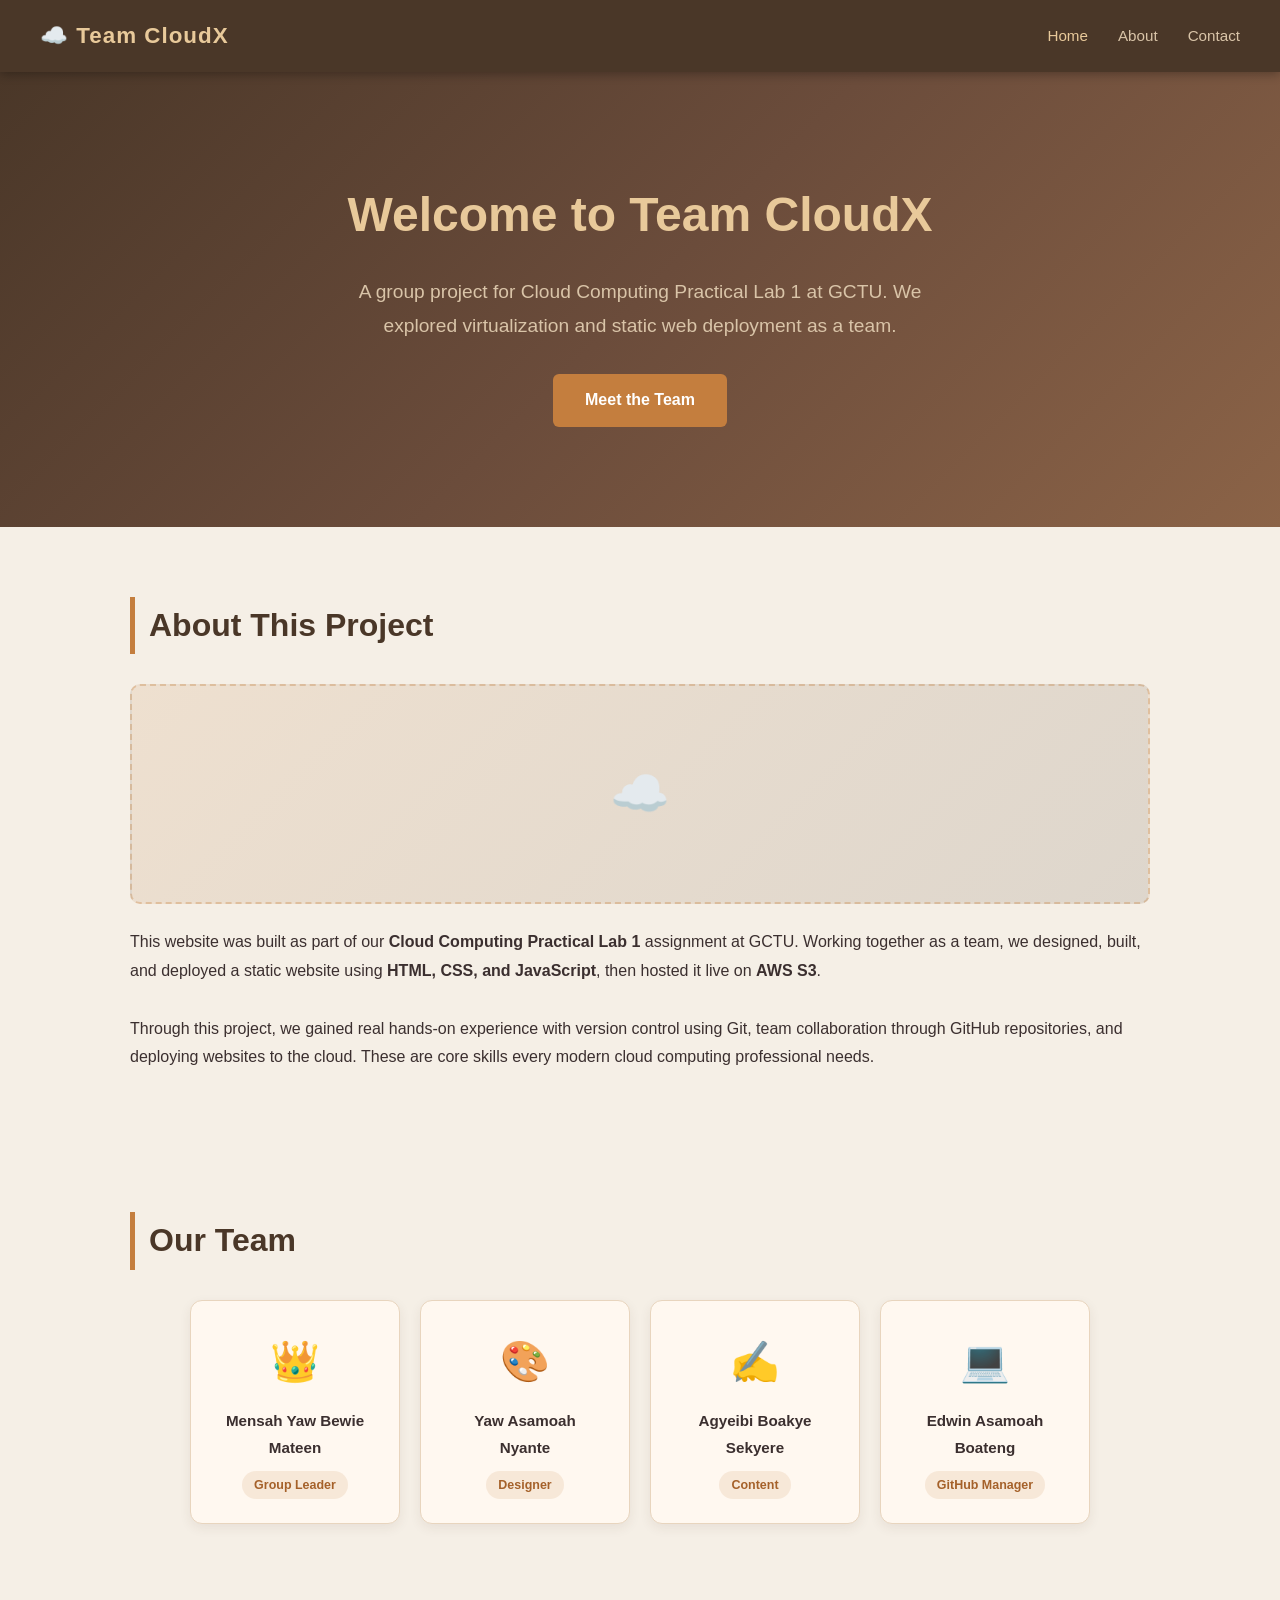
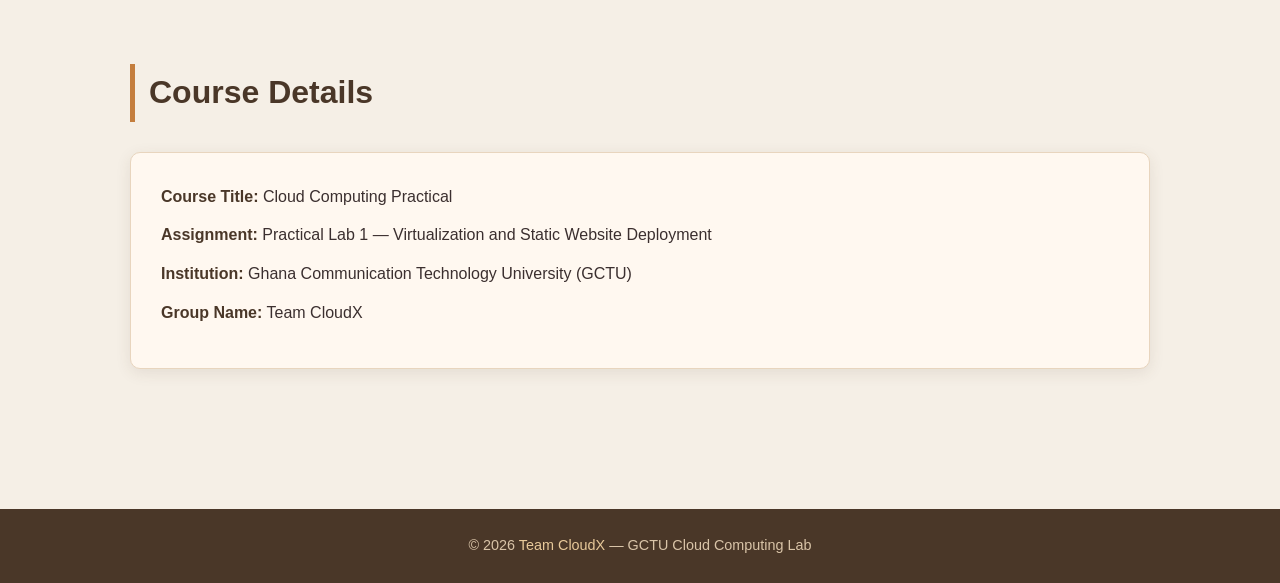
<file: index.html>
<!DOCTYPE html>
<html lang="en">
<head>
  <meta charset="UTF-8" />
  <meta name="viewport" content="width=device-width, initial-scale=1.0"/>
  <title>Team CloudX – Cloud Computing Lab</title>
  <link rel="stylesheet" href="style.css" />
</head>
<body>

  <!-- NAVBAR -->
  <nav>
    <a href="index.html" class="logo">☁️ Team CloudX</a>
    <ul>
      <li><a href="index.html" class="active">Home</a></li>
      <li><a href="about.html">About</a></li>
      <li><a href="contact.html">Contact</a></li>
    </ul>
  </nav>

  <!-- HERO -->
  <div class="hero">
    <h1>Welcome to Team CloudX</h1>
    <p>A group project for Cloud Computing Practical Lab 1 at GCTU. We explored virtualization and static web deployment as a team.</p>
    <a href="about.html" class="btn">Meet the Team</a>
  </div>

  <!-- PROJECT DESCRIPTION -->
  <section>
    <h2>About This Project</h2>
    <div class="img-placeholder">☁️</div>
    <p>
      This website was built as part of our <strong>Cloud Computing Practical Lab 1</strong> assignment at GCTU.
      Working together as a team, we designed, built, and deployed a static website using
      <strong>HTML, CSS, and JavaScript</strong>, then hosted it live on <strong>AWS S3</strong>.
    </p>
    <br/>
    <p>
      Through this project, we gained real hands-on experience with version control using Git, team collaboration
      through GitHub repositories, and deploying websites to the cloud. These are core skills every modern cloud computing professional needs.
    </p>
  </section>

  <!-- TEAM MEMBERS -->
  <section>
    <h2>Our Team</h2>
    <div class="team-grid">
      <div class="team-card">
        <div class="t-avatar">👑</div>
        <h3>Mensah Yaw Bewie Mateen</h3>
        <span class="badge">Group Leader</span>
      </div>
      <div class="team-card">
        <div class="t-avatar">🎨</div>
        <h3>Yaw Asamoah Nyante</h3>
        <span class="badge">Designer</span>
      </div>
      <div class="team-card">
        <div class="t-avatar">✍️</div>
        <h3>Agyeibi Boakye Sekyere</h3>
        <span class="badge">Content</span>
      </div>
      <div class="team-card">
        <div class="t-avatar">💻</div>
        <h3>Edwin Asamoah Boateng</h3>
        <span class="badge">GitHub Manager</span>
      </div>
    </div>
  </section>

  <!-- COURSE INFO -->
  <section>
    <h2>Course Details</h2>
    <div class="info-box">
      <p><span>Course Title:</span> Cloud Computing Practical</p>
      <p><span>Assignment:</span> Practical Lab 1 — Virtualization and Static Website Deployment</p>
      <p><span>Institution:</span> Ghana Communication Technology University (GCTU)</p>
      <p><span>Group Name:</span> Team CloudX</p>
    </div>
  </section>

  <!-- FOOTER -->
  <footer>
    <p>&copy; 2026 <span>Team CloudX</span> — GCTU Cloud Computing Lab</p>
  </footer>

</body>
</html>
</file>
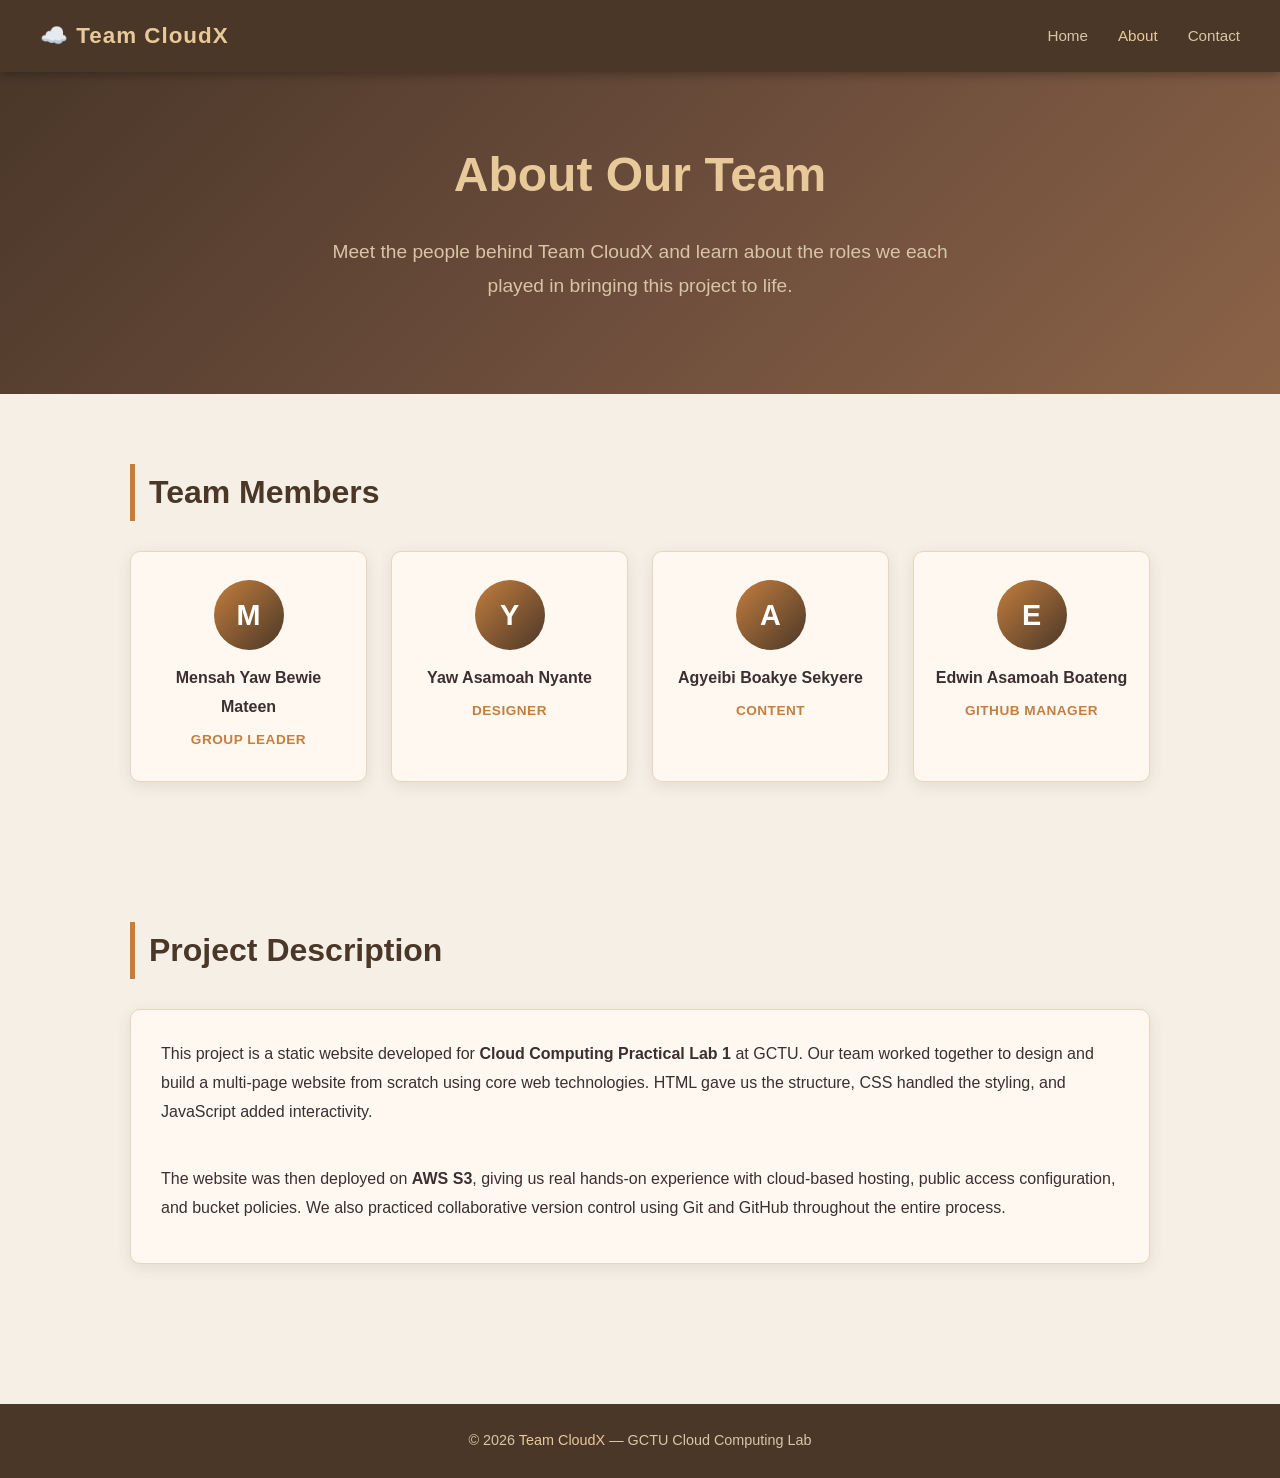
<file: about.html>
<!DOCTYPE html>
<html lang="en">
<head>
  <meta charset="UTF-8" />
  <meta name="viewport" content="width=device-width, initial-scale=1.0"/>
  <title>About – Team CloudX</title>
  <link rel="stylesheet" href="style.css" />
</head>
<body>

  <!-- NAVBAR -->
  <nav>
    <a href="index.html" class="logo">☁️ Team CloudX</a>
    <ul>
      <li><a href="index.html">Home</a></li>
      <li><a href="about.html" class="active">About</a></li>
      <li><a href="contact.html">Contact</a></li>
    </ul>
  </nav>

  <!-- PAGE HEADER -->
  <div class="hero" style="padding: 60px 20px;">
    <h1>About Our Team</h1>
    <p>Meet the people behind Team CloudX and learn about the roles we each played in bringing this project to life.</p>
  </div>

  <!-- TEAM MEMBERS -->
  <section>
    <h2>Team Members</h2>
    <div class="cards">

      <div class="card">
        <div class="avatar">M</div>
        <h3>Mensah Yaw Bewie Mateen</h3>
        <p class="role">Group Leader</p>
      </div>

      <div class="card">
        <div class="avatar">Y</div>
        <h3>Yaw Asamoah Nyante</h3>
        <p class="role">Designer</p>
      </div>

      <div class="card">
        <div class="avatar">A</div>
        <h3>Agyeibi Boakye Sekyere</h3>
        <p class="role">Content</p>
      </div>

      <div class="card">
        <div class="avatar">E</div>
        <h3>Edwin Asamoah Boateng</h3>
        <p class="role">GitHub Manager</p>
      </div>

    </div>
  </section>

  <!-- PROJECT DESCRIPTION -->
  <section>
    <h2>Project Description</h2>
    <div class="info-box">
      <p>
        This project is a static website developed for <strong>Cloud Computing Practical Lab 1</strong> at GCTU.
        Our team worked together to design and build a multi-page website from scratch using core web technologies.
        HTML gave us the structure, CSS handled the styling, and JavaScript added interactivity.
      </p>
      <br/>
      <p>
        The website was then deployed on <strong>AWS S3</strong>, giving us real hands-on experience
        with cloud-based hosting, public access configuration, and bucket policies. We also practiced
        collaborative version control using Git and GitHub throughout the entire process.
      </p>
    </div>
  </section>

  <!-- FOOTER -->
  <footer>
    <p>&copy; 2026 <span>Team CloudX</span> — GCTU Cloud Computing Lab</p>
  </footer>

</body>
</html>
</file>
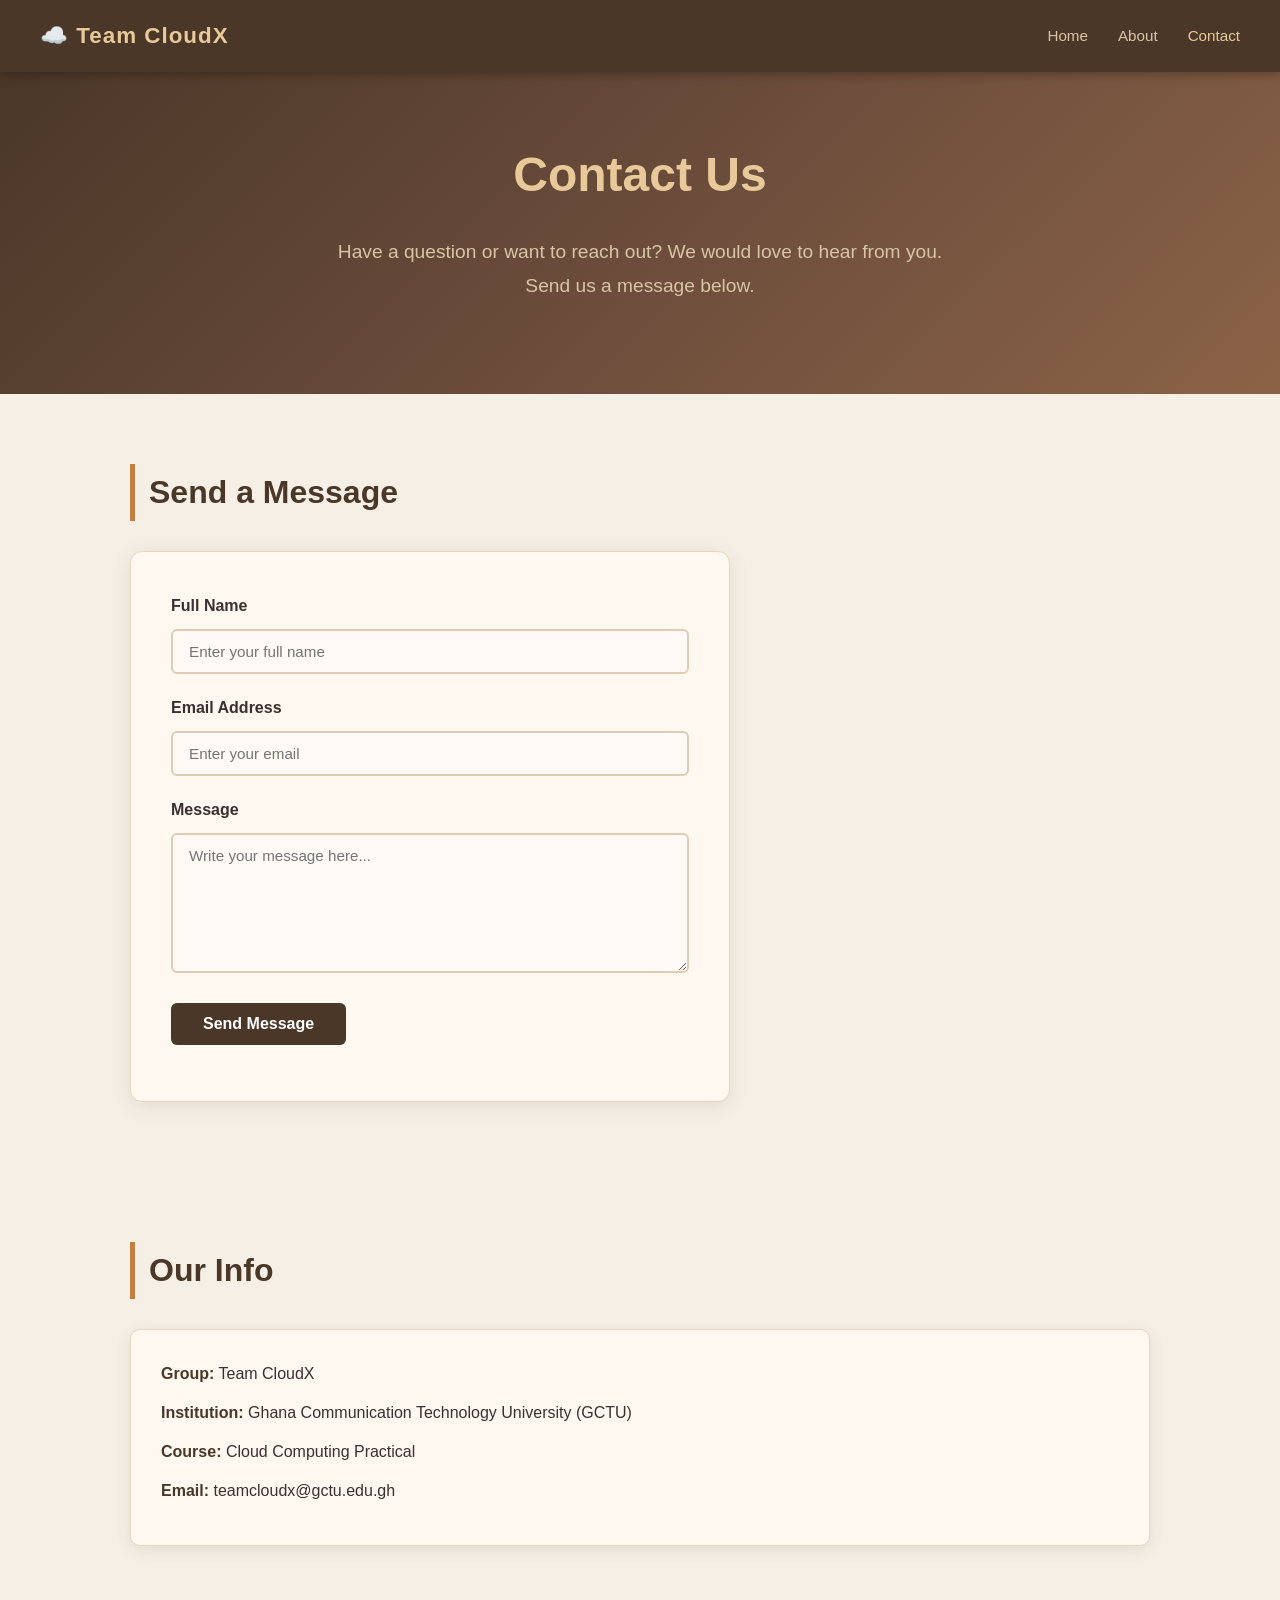
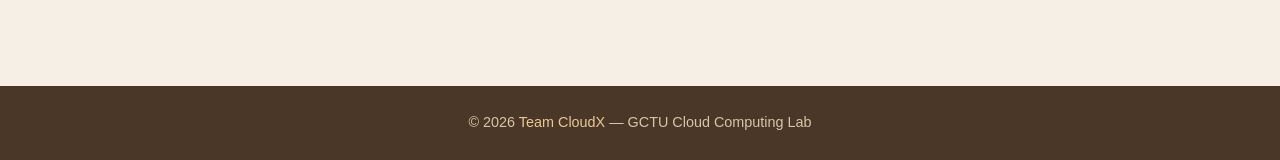
<file: contact.html>
<!DOCTYPE html>
<html lang="en">
<head>
  <meta charset="UTF-8" />
  <meta name="viewport" content="width=device-width, initial-scale=1.0"/>
  <title>Contact – Team CloudX</title>
  <link rel="stylesheet" href="style.css" />
</head>
<body>

  <!-- NAVBAR -->
  <nav>
    <a href="index.html" class="logo">☁️ Team CloudX</a>
    <ul>
      <li><a href="index.html">Home</a></li>
      <li><a href="about.html">About</a></li>
      <li><a href="contact.html" class="active">Contact</a></li>
    </ul>
  </nav>

  <!-- PAGE HEADER -->
  <div class="hero" style="padding: 60px 20px;">
    <h1>Contact Us</h1>
    <p>Have a question or want to reach out? We would love to hear from you. Send us a message below.</p>
  </div>

  <!-- CONTACT FORM -->
  <section>
    <h2>Send a Message</h2>
    <div class="contact-form">
      <div class="form-group">
        <label for="name">Full Name</label>
        <input type="text" id="name" placeholder="Enter your full name" />
      </div>
      <div class="form-group">
        <label for="email">Email Address</label>
        <input type="email" id="email" placeholder="Enter your email" />
      </div>
      <div class="form-group">
        <label for="message">Message</label>
        <textarea id="message" placeholder="Write your message here..."></textarea>
      </div>
      <button onclick="submitForm()">Send Message</button>
      <p id="form-msg" style="margin-top: 16px; font-weight: 600; color: green;"></p>
    </div>
  </section>

  <!-- CONTACT INFO -->
  <section>
    <h2>Our Info</h2>
    <div class="info-box">
      <p><span>Group:</span> Team CloudX</p>
      <p><span>Institution:</span> Ghana Communication Technology University (GCTU)</p>
      <p><span>Course:</span> Cloud Computing Practical</p>
      <p><span>Email:</span> teamcloudx@gctu.edu.gh</p>
    </div>
  </section>

  <!-- FOOTER -->
  <footer>
    <p>&copy; 2026 <span>Team CloudX</span> — GCTU Cloud Computing Lab</p>
  </footer>

  <!-- JAVASCRIPT -->
  <script>
    function submitForm() {
      const name = document.getElementById('name').value.trim();
      const email = document.getElementById('email').value.trim();
      const message = document.getElementById('message').value.trim();
      const msg = document.getElementById('form-msg');

      if (!name || !email || !message) {
        msg.style.color = 'red';
        msg.textContent = 'Please fill in all fields before sending.';
        return;
      }

      if (!email.includes('@') || !email.includes('.')) {
        msg.style.color = 'red';
        msg.textContent = 'Please enter a valid email address.';
        return;
      }

      msg.style.color = 'green';
      msg.textContent = `Thanks, ${name}! Your message has been received.`;

      document.getElementById('name').value = '';
      document.getElementById('email').value = '';
      document.getElementById('message').value = '';
    }
  </script>

</body>
</html>
</file>
<file: style.css>
/* ===== RESET & BASE ===== */
* {
  margin: 0;
  padding: 0;
  box-sizing: border-box;
}

body {
  font-family: 'Segoe UI', Tahoma, Geneva, Verdana, sans-serif;
  background-color: #f5efe6;
  color: #3b2f2f;
  line-height: 1.8;
}

/* ===== NAVBAR ===== */
nav {
  background-color: #4a3728;
  padding: 16px 40px;
  display: flex;
  justify-content: space-between;
  align-items: center;
  position: sticky;
  top: 0;
  z-index: 100;
  box-shadow: 0 2px 10px rgba(0,0,0,0.3);
}

nav .logo {
  color: #e8c99a;
  font-size: 1.4rem;
  font-weight: 700;
  letter-spacing: 1px;
  text-decoration: none;
}

nav ul {
  list-style: none;
  display: flex;
  gap: 30px;
}

nav ul li a {
  color: #d9c4a8;
  text-decoration: none;
  font-size: 0.95rem;
  font-weight: 500;
  transition: color 0.3s;
}

nav ul li a:hover,
nav ul li a.active {
  color: #e8c99a;
}

/* ===== HERO ===== */
.hero {
  background: linear-gradient(135deg, #4a3728 0%, #6b4c3b 50%, #8b6347 100%);
  color: white;
  text-align: center;
  padding: 100px 20px;
}

.hero h1 {
  font-size: 3rem;
  font-weight: 800;
  margin-bottom: 16px;
  color: #e8c99a;
}

.hero p {
  font-size: 1.2rem;
  color: #d9c4a8;
  max-width: 620px;
  margin: 0 auto 30px;
}

.btn {
  display: inline-block;
  background-color: #c47e3e;
  color: #fff;
  padding: 12px 32px;
  border-radius: 6px;
  text-decoration: none;
  font-weight: 700;
  font-size: 1rem;
  transition: background 0.3s, transform 0.2s;
}

.btn:hover {
  background-color: #a5612a;
  transform: translateY(-2px);
}

/* ===== SECTIONS ===== */
section {
  padding: 70px 40px;
  max-width: 1100px;
  margin: 0 auto;
}

section h2 {
  font-size: 2rem;
  font-weight: 700;
  color: #4a3728;
  margin-bottom: 30px;
  border-left: 5px solid #c47e3e;
  padding-left: 14px;
}

/* ===== CARDS (Members) ===== */
.cards {
  display: grid;
  grid-template-columns: repeat(auto-fit, minmax(200px, 1fr));
  gap: 24px;
  margin-top: 20px;
}

.card {
  background: #fff8f0;
  border-radius: 10px;
  padding: 28px 20px;
  text-align: center;
  box-shadow: 0 4px 15px rgba(74,55,40,0.10);
  transition: transform 0.3s, box-shadow 0.3s;
  border: 1px solid #e8d5be;
}

.card:hover {
  transform: translateY(-5px);
  box-shadow: 0 8px 25px rgba(74,55,40,0.18);
}

.card .avatar {
  width: 70px;
  height: 70px;
  border-radius: 50%;
  background: linear-gradient(135deg, #c47e3e, #4a3728);
  display: flex;
  align-items: center;
  justify-content: center;
  margin: 0 auto 14px;
  font-size: 1.8rem;
  color: white;
  font-weight: 700;
}

.card h3 {
  font-size: 1rem;
  color: #3b2f2f;
  margin-bottom: 6px;
}

.card .role {
  font-size: 0.85rem;
  color: #c47e3e;
  font-weight: 600;
  text-transform: uppercase;
  letter-spacing: 0.5px;
}

/* ===== PROJECT IMAGE ===== */
.project-img {
  width: 100%;
  max-height: 350px;
  object-fit: cover;
  border-radius: 10px;
  margin-bottom: 24px;
  box-shadow: 0 4px 20px rgba(74,55,40,0.15);
  display: block;
}

/* Image placeholder fallback */
.img-placeholder {
  width: 100%;
  height: 220px;
  background: linear-gradient(135deg, #c47e3e22, #4a372822);
  border-radius: 10px;
  margin-bottom: 24px;
  display: flex;
  align-items: center;
  justify-content: center;
  font-size: 3rem;
  border: 2px dashed #c47e3e55;
}

/* ===== CONTACT FORM ===== */
.contact-form {
  background: #fff8f0;
  padding: 40px;
  border-radius: 12px;
  box-shadow: 0 4px 20px rgba(74,55,40,0.10);
  max-width: 600px;
  border: 1px solid #e8d5be;
}

.form-group {
  margin-bottom: 20px;
}

.form-group label {
  display: block;
  font-weight: 600;
  margin-bottom: 8px;
  color: #3b2f2f;
}

.form-group input,
.form-group textarea {
  width: 100%;
  padding: 12px 16px;
  border: 2px solid #e0cbb5;
  border-radius: 6px;
  font-size: 0.95rem;
  font-family: inherit;
  transition: border-color 0.3s;
  outline: none;
  background: #fffaf5;
}

.form-group input:focus,
.form-group textarea:focus {
  border-color: #c47e3e;
}

.form-group textarea {
  height: 140px;
  resize: vertical;
}

.contact-form button {
  background-color: #4a3728;
  color: white;
  padding: 12px 32px;
  border: none;
  border-radius: 6px;
  font-size: 1rem;
  font-weight: 600;
  cursor: pointer;
  transition: background 0.3s;
}

.contact-form button:hover {
  background-color: #c47e3e;
  color: #fff;
}

/* ===== INFO BOX ===== */
.info-box {
  background: #fff8f0;
  border-radius: 10px;
  padding: 30px;
  box-shadow: 0 4px 15px rgba(74,55,40,0.10);
  margin-bottom: 30px;
  border: 1px solid #e8d5be;
}

.info-box p {
  margin-bottom: 10px;
  font-size: 1rem;
}

.info-box span {
  font-weight: 600;
  color: #4a3728;
}

/* ===== TEAM GRID (homepage) ===== */
.team-grid {
  display: flex;
  flex-wrap: wrap;
  gap: 20px;
  justify-content: center;
  margin-top: 20px;
}

.team-card {
  background: #fff8f0;
  border: 1px solid #e8d5be;
  border-radius: 12px;
  padding: 24px 30px;
  text-align: center;
  width: 210px;
  box-shadow: 0 4px 12px rgba(74,55,40,0.08);
  transition: transform 0.3s;
}

.team-card:hover {
  transform: translateY(-4px);
}

.team-card .t-avatar {
  font-size: 2.5rem;
  margin-bottom: 10px;
}

.team-card h3 {
  color: #3b2f2f;
  font-size: 0.95rem;
  margin-bottom: 8px;
}

.team-card .badge {
  display: inline-block;
  background: #c47e3e22;
  color: #a5612a;
  border-radius: 20px;
  padding: 3px 12px;
  font-size: 0.78rem;
  font-weight: 600;
}

/* ===== FOOTER ===== */
footer {
  background-color: #4a3728;
  color: #d9c4a8;
  text-align: center;
  padding: 24px;
  font-size: 0.9rem;
  margin-top: 40px;
}

footer span {
  color: #e8c99a;
}

/* ===== RESPONSIVE ===== */
@media (max-width: 600px) {
  nav {
    flex-direction: column;
    gap: 14px;
    padding: 16px 20px;
  }

  nav ul {
    gap: 16px;
  }

  .hero h1 {
    font-size: 2rem;
  }

  section {
    padding: 50px 20px;
  }

  .contact-form {
    padding: 24px;
  }
}
</file>
